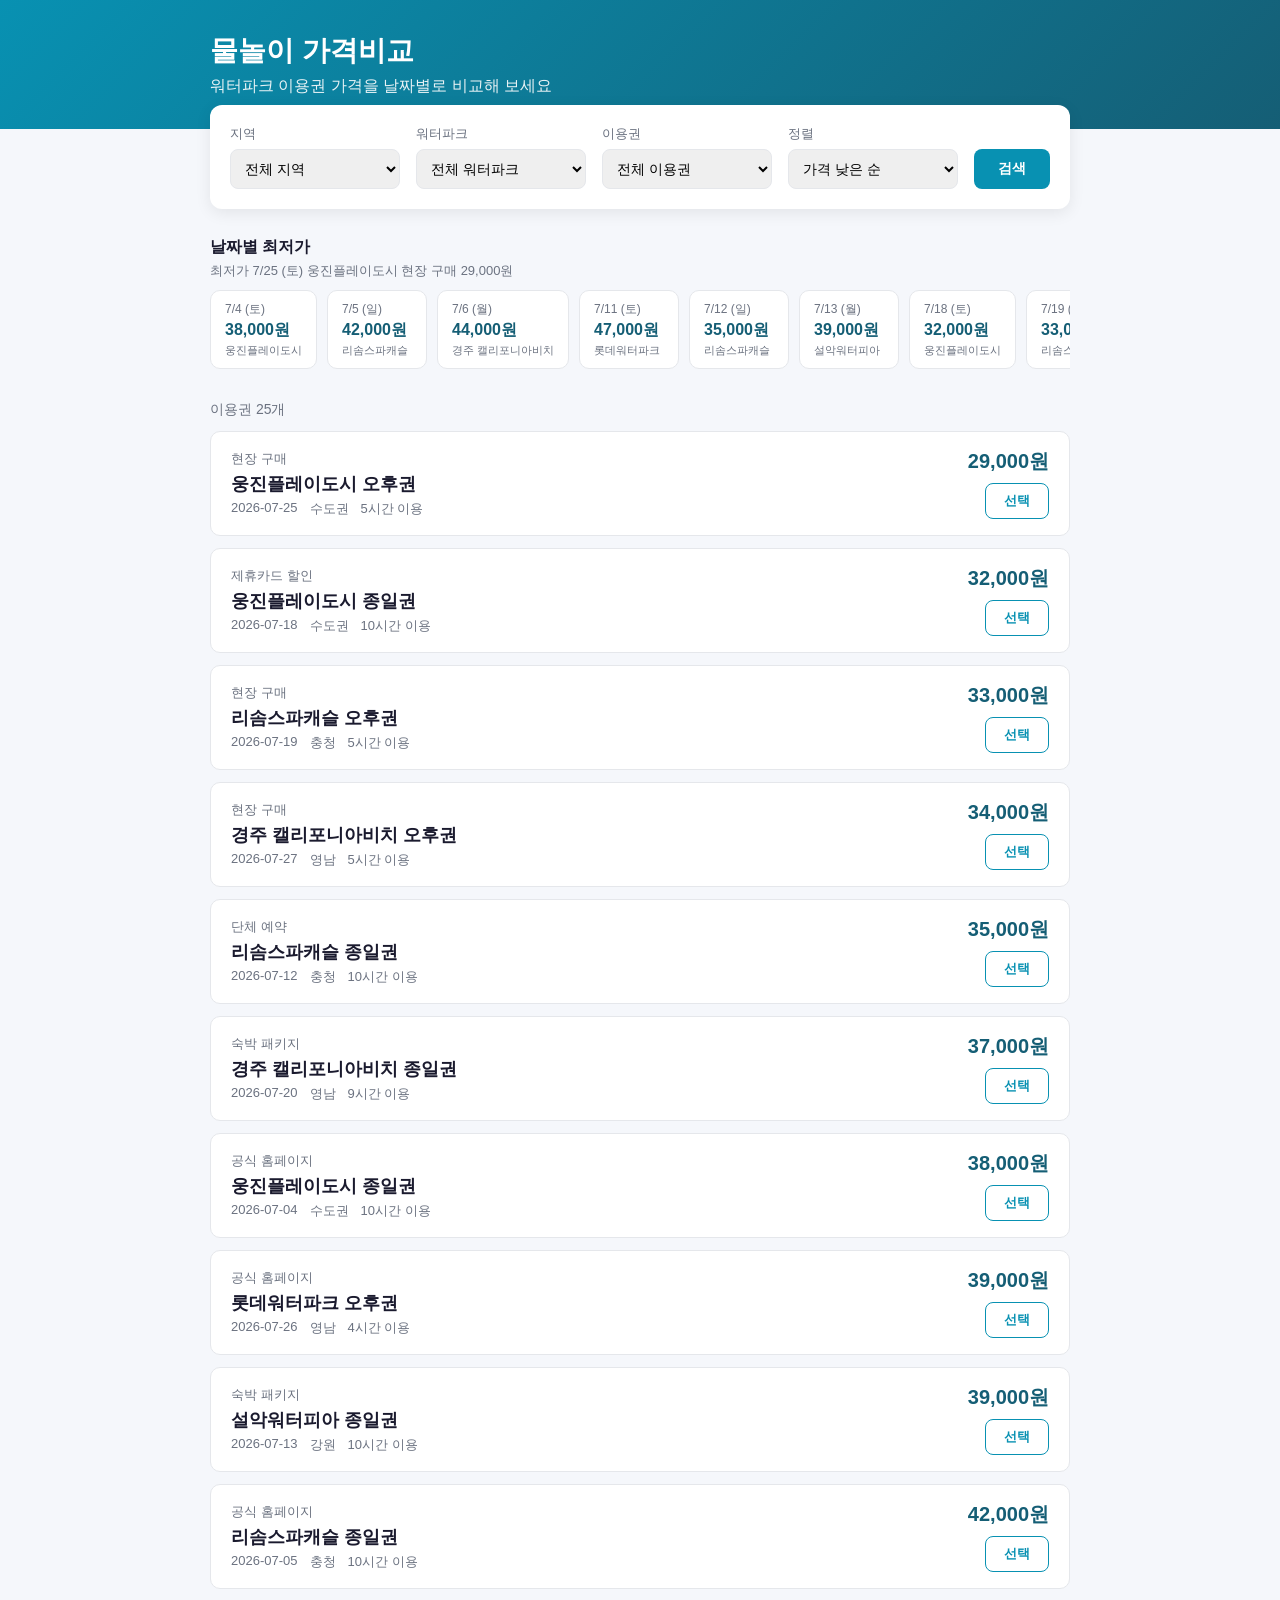
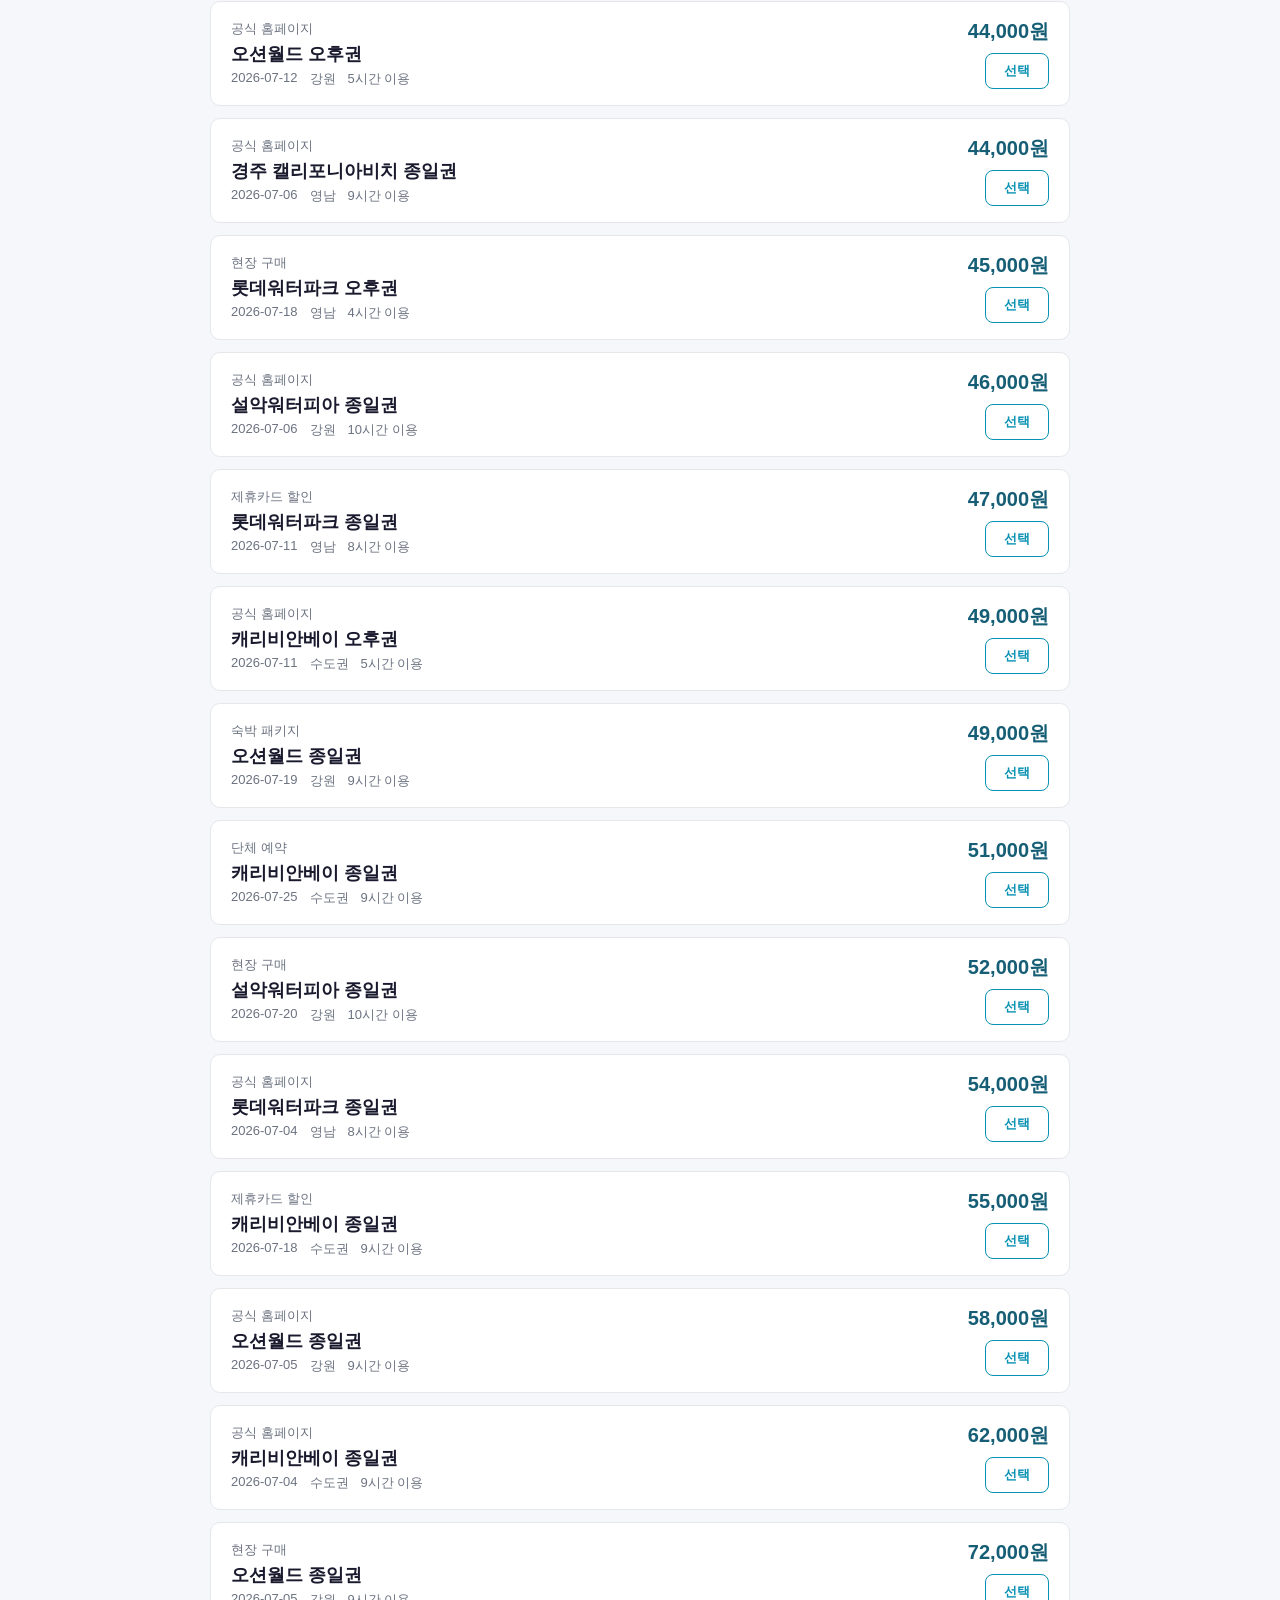
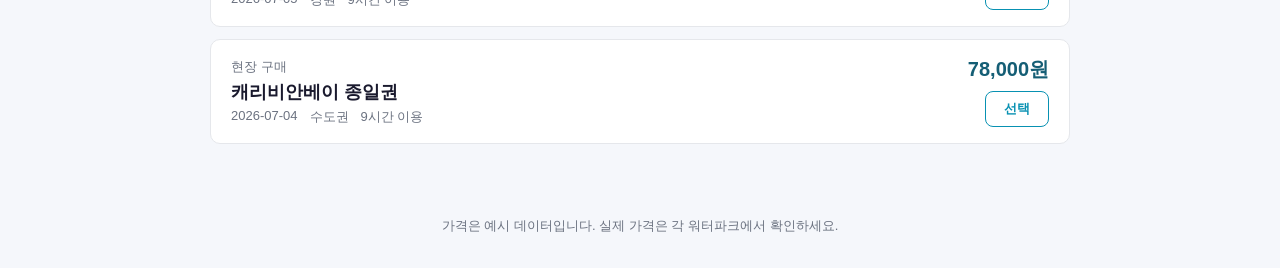
<file: index.html>
<!doctype html>
<html lang="ko">
<head>
<meta charset="UTF-8">
<meta name="viewport" content="width=device-width, initial-scale=1.0">
<title>물놀이 가격비교</title>
<link rel="stylesheet" href="style.css">
</head>
<body>
  <header class="site-header">
    <div class="wrap">
      <h1>물놀이 가격비교</h1>
      <p class="tagline">워터파크 이용권 가격을 날짜별로 비교해 보세요</p>
    </div>
  </header>

  <main class="wrap">
    <section class="search-panel">
      <div class="field">
        <label for="region">지역</label>
        <select id="region"></select>
      </div>
      <div class="field">
        <label for="park">워터파크</label>
        <select id="park"></select>
      </div>
      <div class="field">
        <label for="type">이용권</label>
        <select id="type"></select>
      </div>
      <div class="field">
        <label for="sort">정렬</label>
        <select id="sort">
          <option value="price-asc" selected>가격 낮은 순</option>
          <option value="price-desc">가격 높은 순</option>
          <option value="hours-desc">이용 시간 긴 순</option>
        </select>
      </div>
      <button id="searchBtn">검색</button>
    </section>

    <section class="calendar-panel">
      <h2>날짜별 최저가 <span id="calendarSubtitle" class="calendar-subtitle"></span></h2>
      <div id="priceCalendar" class="price-calendar"></div>
    </section>

    <section class="results">
      <div class="results-header">
        <span id="resultCount">이용권 0개</span>
      </div>
      <div id="ticketList" class="ticket-list"></div>
    </section>
  </main>

  <footer class="site-footer">
    <p>가격은 예시 데이터입니다. 실제 가격은 각 워터파크에서 확인하세요.</p>
  </footer>

  <script src="parks.js"></script>
  <script src="script.js"></script>
</body>
</html>
</file>
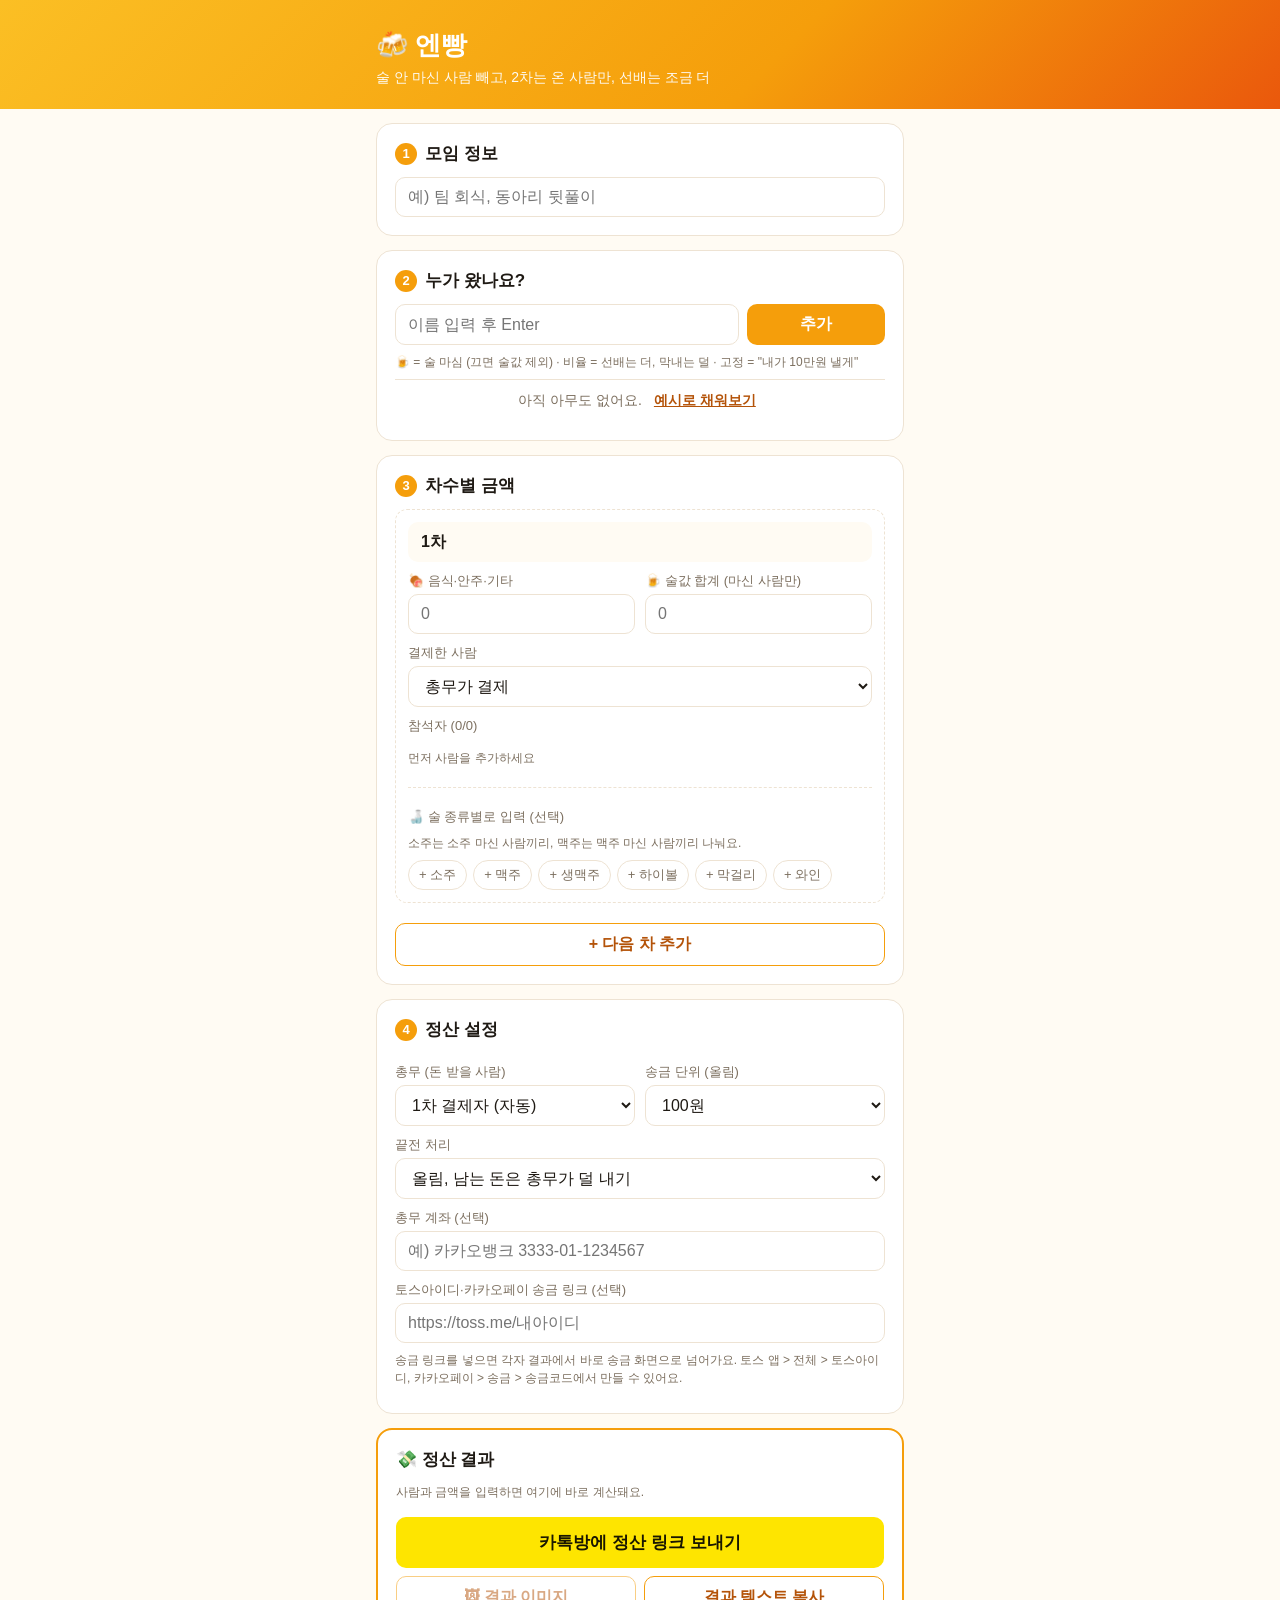
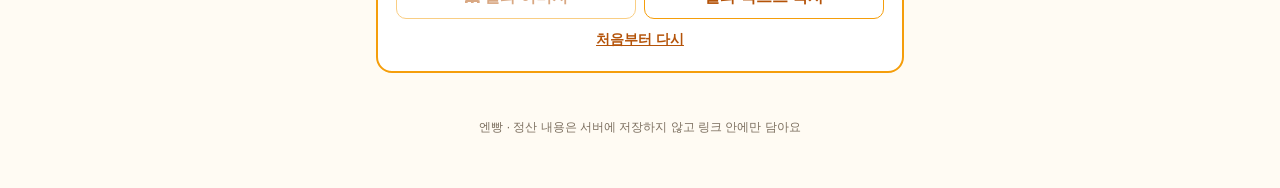
<file: dutch-pay/index.html>
<!doctype html>
<html lang="ko">
<head>
<meta charset="UTF-8">
<meta name="viewport" content="width=device-width, initial-scale=1.0">
<title>엔빵 - 술자리 N빵 계산기</title>
<meta name="description" content="술 안 마신 사람은 술값 빼고, 2차는 온 사람만, 선배는 조금 더. 복잡한 술자리 정산을 1분 만에 끝내고 카톡방에 바로 공유하세요.">
<!-- 카톡/SNS 링크 미리보기. 배포 후 og:url, og:image를 실제 주소로 바꾸세요 -->
<meta property="og:type" content="website">
<meta property="og:title" content="엔빵 - 술자리 N빵 계산기">
<meta property="og:description" content="술값 제외 · 차수별 정산 · 선배 가중치까지. 정산 결과를 카톡방에 공유하세요.">
<meta property="og:image" content="og-image.png">
<meta name="theme-color" content="#f59e0b">
<link rel="stylesheet" href="style.css">
</head>
<body>
  <header class="top">
    <div class="wrap">
      <h1>🍻 엔빵</h1>
      <p>술 안 마신 사람 빼고, 2차는 온 사람만, 선배는 조금 더</p>
    </div>
  </header>

  <main class="wrap">
    <!-- 공유 링크로 들어온 사람에게 보이는 배너 -->
    <section id="sharedBanner" class="card shared hidden">
      <strong id="sharedTitle"></strong>
      <p>친구가 보낸 정산이에요. 내 이름을 누르고, 송금한 뒤 '보냈어요'를 눌러주세요.</p>
      <div id="mePicker"></div>
      <div class="row">
        <button id="editShared" class="ghost">이 정산 수정하기</button>
        <button id="newCalc">나도 계산하기</button>
      </div>
    </section>

    <div id="editor">
      <section class="card">
        <h2><span class="step">1</span> 모임 정보</h2>
        <input id="title" type="text" maxlength="30" placeholder="예) 팀 회식, 동아리 뒷풀이">
      </section>

      <section class="card">
        <h2><span class="step">2</span> 누가 왔나요?</h2>
        <form id="addPersonForm" class="row">
          <input id="personName" type="text" maxlength="12" placeholder="이름 입력 후 Enter" autocomplete="off">
          <button type="submit">추가</button>
        </form>
        <p class="hint">🍺 = 술 마심 (끄면 술값 제외) · 비율 = 선배는 더, 막내는 덜 · 고정 = "내가 10만원 낼게"</p>
        <ul id="people" class="people"></ul>
      </section>

      <section class="card">
        <h2><span class="step">3</span> 차수별 금액</h2>
        <div id="rounds"></div>
        <button id="addRound" class="ghost wide">+ 다음 차 추가</button>
      </section>

      <section class="card">
        <h2><span class="step">4</span> 정산 설정</h2>
        <div class="grid2">
          <label>총무 (돈 받을 사람)
            <select id="treasurer"></select>
          </label>
          <label>송금 단위 (올림)
            <select id="unit">
              <option value="1">1원 (정확히)</option>
              <option value="10">10원</option>
              <option value="100" selected>100원</option>
              <option value="1000">1,000원</option>
            </select>
          </label>
        </div>
        <label>끝전 처리
          <select id="oddMode">
            <option value="treasurer">올림, 남는 돈은 총무가 덜 내기</option>
            <option value="roulette">🎯 룰렛으로 한 명에게 몰아주기</option>
          </select>
        </label>
        <label>총무 계좌 (선택)
          <input id="account" type="text" maxlength="40" placeholder="예) 카카오뱅크 3333-01-1234567">
        </label>
        <label>토스아이디·카카오페이 송금 링크 (선택)
          <input id="payLink" type="url" maxlength="80" placeholder="https://toss.me/내아이디">
        </label>
        <p class="hint" id="payLinkHint"></p>
        <p class="hint">송금 링크를 넣으면 각자 결과에서 바로 송금 화면으로 넘어가요. 토스 앱 &gt; 전체 &gt; 토스아이디, 카카오페이 &gt; 송금 &gt; 송금코드에서 만들 수 있어요.</p>
      </section>
    </div>

    <section class="card result" id="result">
      <h2>💸 정산 결과</h2>
      <div id="resultBody"></div>
      <div class="share">
        <button id="shareBtn" class="kakao">카톡방에 정산 링크 보내기</button>
        <div class="row">
          <button id="cardBtn" class="ghost">🖼 결과 이미지</button>
          <button id="copyText" class="ghost">결과 텍스트 복사</button>
        </div>
        <button id="resetBtn" class="text">처음부터 다시</button>
      </div>
    </section>

    <!-- 광고 자리: 애드센스 승인 후 코드를 넣으세요 -->
    <div class="ad-slot" id="adSlot"></div>
  </main>

  <footer class="foot">
    <p>엔빵 · 정산 내용은 서버에 저장하지 않고 링크 안에만 담아요</p>
  </footer>

  <div id="cardModal" class="modal" hidden>
    <div class="modal-box">
      <img id="cardImg" alt="정산 결과 이미지">
      <p class="hint">이미지를 길게 눌러 저장하거나 공유할 수 있어요.</p>
      <div class="row">
        <button id="cardShare" hidden>이미지 공유</button>
        <a id="cardSave" class="button">이미지 저장</a>
        <button id="cardClose" class="ghost">닫기</button>
      </div>
    </div>
  </div>

  <div id="roulette" class="modal" hidden>
    <div class="modal-box roulette-box">
      <p id="rouletteSub">끝전 몰아주기 룰렛</p>
      <div id="rouletteName" class="roulette-name" aria-live="polite"></div>
      <button id="rouletteDone" hidden>확인</button>
    </div>
  </div>

  <div id="toast" class="toast" role="status"></div>

  <script src="calc.js"></script>
  <script src="app.js"></script>
</body>
</html>
</file>
<file: style.css>
:root {
  --blue: #0891b2;
  --blue-dark: #155e75;
  --bg: #f5f7fb;
  --card: #ffffff;
  --text: #1a1a2e;
  --muted: #6b7280;
  --border: #e5e7eb;
}

* {
  box-sizing: border-box;
}

body {
  margin: 0;
  font-family: "Segoe UI", "Apple SD Gothic Neo", "Malgun Gothic", sans-serif;
  background: var(--bg);
  color: var(--text);
}

.wrap {
  max-width: 900px;
  margin: 0 auto;
  padding: 0 20px;
}

.site-header {
  background: linear-gradient(135deg, var(--blue), var(--blue-dark));
  color: white;
  padding: 32px 0;
}

.site-header h1 {
  margin: 0;
  font-size: 28px;
}

.tagline {
  margin: 6px 0 0;
  opacity: 0.9;
}

.search-panel {
  background: var(--card);
  margin-top: -24px;
  border-radius: 12px;
  box-shadow: 0 4px 16px rgba(0, 0, 0, 0.08);
  padding: 20px;
  display: flex;
  gap: 16px;
  flex-wrap: wrap;
  align-items: end;
}

.field {
  display: flex;
  flex-direction: column;
  gap: 6px;
  flex: 1;
  min-width: 140px;
}

.field label {
  font-size: 13px;
  color: var(--muted);
}

select {
  padding: 10px;
  border: 1px solid var(--border);
  border-radius: 8px;
  font-size: 14px;
}

#searchBtn {
  background: var(--blue);
  color: white;
  border: none;
  padding: 11px 24px;
  border-radius: 8px;
  font-size: 14px;
  font-weight: 600;
  cursor: pointer;
}

#searchBtn:hover {
  background: var(--blue-dark);
}

.calendar-panel {
  margin-top: 28px;
}

.calendar-panel h2 {
  font-size: 16px;
  margin: 0 0 4px;
}

.calendar-subtitle {
  font-size: 13px;
  font-weight: 400;
  color: var(--muted);
  display: block;
  margin-top: 4px;
}

.price-calendar {
  display: flex;
  gap: 10px;
  overflow-x: auto;
  padding-bottom: 8px;
  margin-top: 10px;
}

.date-chip {
  flex: 0 0 auto;
  display: flex;
  flex-direction: column;
  gap: 2px;
  background: var(--card);
  border: 1px solid var(--border);
  border-radius: 10px;
  padding: 10px 14px;
  cursor: pointer;
  min-width: 100px;
  text-align: left;
  font-family: inherit;
}

.date-chip:hover {
  border-color: var(--blue);
}

.date-chip.active {
  border-color: var(--blue);
  background: #ecfeff;
}

.date-chip.cheapest {
  border-color: #16a34a;
}

.date-chip.cheapest .date-chip-price {
  color: #16a34a;
}

.date-chip-date {
  font-size: 12px;
  color: var(--muted);
}

.date-chip-price {
  font-size: 16px;
  font-weight: 700;
  color: var(--blue-dark);
}

.date-chip-meta {
  font-size: 11px;
  color: var(--muted);
  white-space: nowrap;
}

.results {
  margin-top: 24px;
  padding-bottom: 40px;
}

.results-header {
  margin-bottom: 12px;
  color: var(--muted);
  font-size: 14px;
}

.ticket-list {
  display: flex;
  flex-direction: column;
  gap: 12px;
}

.ticket-card {
  background: var(--card);
  border: 1px solid var(--border);
  border-radius: 10px;
  padding: 16px 20px;
  display: flex;
  justify-content: space-between;
  align-items: center;
  gap: 16px;
  flex-wrap: wrap;
}

.seller {
  font-size: 13px;
  color: var(--muted);
}

.park-name {
  font-size: 18px;
  font-weight: 600;
  margin: 4px 0;
}

.meta {
  display: flex;
  gap: 12px;
  font-size: 13px;
  color: var(--muted);
}

.ticket-price {
  text-align: right;
}

.price {
  font-size: 20px;
  font-weight: 700;
  color: var(--blue-dark);
  margin-bottom: 8px;
}

.select-btn {
  background: white;
  border: 1px solid var(--blue);
  color: var(--blue);
  padding: 8px 18px;
  border-radius: 8px;
  cursor: pointer;
  font-weight: 600;
}

.select-btn:hover {
  background: var(--blue);
  color: white;
}

.empty {
  text-align: center;
  color: var(--muted);
  padding: 40px 0;
}

.site-footer {
  text-align: center;
  padding: 20px;
  color: var(--muted);
  font-size: 13px;
}
</file>
<file: dutch-pay/style.css>
:root {
  --accent: #f59e0b;
  --accent-dark: #b45309;
  --bg: #fffbf3;
  --card: #ffffff;
  --text: #1f1a14;
  --muted: #7c6f5f;
  --border: #eee3d3;
  --on: #fef3c7;
  --kakao: #fee500;
  --surface: #ffffff;
  --tag-bg: #f3efe8;
  --warn-bg: #fff1f0;
  --warn-fg: #b42318;
  --toast-bg: rgba(31, 26, 20, 0.92);
}

@media (prefers-color-scheme: dark) {
  :root:not([data-theme="light"]) {
    --accent-dark: #fbbf24;
    --bg: #17130e;
    --card: #221c15;
    --text: #f5ede2;
    --muted: #b3a593;
    --border: #3a3026;
    --on: #3d2e12;
    --surface: #2a231b;
    --tag-bg: #352c22;
    --warn-bg: #3b1714;
    --warn-fg: #ffb4a8;
    --toast-bg: rgba(245, 237, 226, 0.92);
    color-scheme: dark;
  }
}

:root[data-theme="dark"] {
  --accent-dark: #fbbf24;
  --bg: #17130e;
  --card: #221c15;
  --text: #f5ede2;
  --muted: #b3a593;
  --border: #3a3026;
  --on: #3d2e12;
  --surface: #2a231b;
  --tag-bg: #352c22;
  --warn-bg: #3b1714;
  --warn-fg: #ffb4a8;
  --toast-bg: rgba(245, 237, 226, 0.92);
  color-scheme: dark;
}

* {
  box-sizing: border-box;
}

[hidden] {
  display: none !important;
}

body {
  margin: 0;
  font-family: -apple-system, "Apple SD Gothic Neo", "Pretendard", "Malgun Gothic", sans-serif;
  background: var(--bg);
  color: var(--text);
  -webkit-text-size-adjust: 100%;
}

.wrap {
  max-width: 560px;
  margin: 0 auto;
  padding: 0 16px;
}

.hidden {
  display: none !important;
}

.top {
  background: linear-gradient(135deg, #fbbf24, #f59e0b 60%, #ea580c);
  color: #fff;
  padding: 28px 0 22px;
}

.top h1 {
  margin: 0;
  font-size: 26px;
}

.top p {
  margin: 6px 0 0;
  font-size: 14px;
  opacity: 0.95;
}

.card {
  background: var(--card);
  border: 1px solid var(--border);
  border-radius: 16px;
  padding: 18px;
  margin: 14px 0;
}

h2 {
  margin: 0 0 12px;
  font-size: 17px;
  display: flex;
  align-items: center;
  gap: 8px;
}

h3 {
  margin: 18px 0 8px;
  font-size: 15px;
}

.step {
  display: inline-grid;
  place-items: center;
  width: 22px;
  height: 22px;
  border-radius: 50%;
  background: var(--accent);
  color: #fff;
  font-size: 13px;
}

input,
select,
button {
  font: inherit;
  font-size: 16px; /* iOS 확대 방지 */
}

input,
select {
  width: 100%;
  padding: 10px 12px;
  border: 1px solid var(--border);
  border-radius: 10px;
  background: var(--surface);
  color: var(--text);
}

input:focus,
select:focus {
  outline: 2px solid var(--accent);
  border-color: transparent;
}

label {
  display: block;
  font-size: 13px;
  color: var(--muted);
  margin-top: 10px;
}

label input,
label select {
  margin-top: 4px;
}

button {
  border: 0;
  border-radius: 10px;
  padding: 10px 16px;
  background: var(--accent);
  color: #fff;
  font-weight: 600;
  cursor: pointer;
  white-space: nowrap;
}

button:active {
  transform: scale(0.98);
}

button.ghost {
  background: var(--surface);
  color: var(--accent-dark);
  border: 1px solid var(--accent);
}

button.text {
  background: none;
  color: var(--accent-dark);
  padding: 4px 6px;
  font-size: 14px;
  text-decoration: underline;
}

button.wide {
  width: 100%;
  margin-top: 10px;
}

.row {
  display: flex;
  gap: 8px;
}

.row > * {
  flex: 1;
}

.row > input {
  flex: 3;
}

.grid2 {
  display: grid;
  grid-template-columns: 1fr 1fr;
  gap: 0 10px;
}

.hint {
  font-size: 12px;
  color: var(--muted);
  margin: 8px 0;
  line-height: 1.5;
}

/* 사람 목록 */
.people {
  list-style: none;
  margin: 0;
  padding: 0;
}

.people li {
  display: flex;
  align-items: center;
  gap: 6px;
  padding: 8px 0;
  border-top: 1px solid var(--border);
}

.people li.empty {
  color: var(--muted);
  font-size: 14px;
  justify-content: center;
}

.people .name {
  flex: 1;
  min-width: 0;
  font-weight: 600;
  overflow: hidden;
  text-overflow: ellipsis;
  white-space: nowrap;
}

.people .weight {
  width: auto;
  max-width: 104px;
  padding: 6px 4px;
  font-size: 14px;
}

.people .fixed {
  width: 76px;
  padding: 6px 8px;
  font-size: 14px;
}

.remove {
  background: none;
  color: var(--muted);
  padding: 4px 6px;
}

.chip {
  background: var(--surface);
  color: var(--muted);
  border: 1px solid var(--border);
  border-radius: 999px;
  padding: 6px 12px;
  font-size: 14px;
  font-weight: 500;
}

.chip.on {
  background: var(--on);
  border-color: var(--accent);
  color: var(--accent-dark);
}

.chip.drink {
  padding: 4px 8px;
  filter: grayscale(1);
  opacity: 0.5;
}

.chip.drink.on {
  filter: none;
  opacity: 1;
}

/* 차수 */
.round {
  border: 1px dashed var(--border);
  border-radius: 12px;
  padding: 12px;
  margin-bottom: 10px;
}

.round-head {
  display: flex;
  gap: 6px;
}

.round-head .rname {
  font-weight: 700;
  border-color: transparent;
  background: var(--bg);
}

.attendees-label {
  display: flex;
  justify-content: space-between;
  align-items: center;
  font-size: 13px;
  color: var(--muted);
  margin-top: 10px;
}

.chips {
  display: flex;
  flex-wrap: wrap;
  gap: 6px;
  margin-top: 6px;
}

/* 잔 수 */
.glasses {
  margin-top: 12px;
  padding-top: 10px;
  border-top: 1px dashed var(--border);
}

.gtotal {
  color: var(--accent-dark);
}

.glass-row {
  display: flex;
  align-items: center;
  gap: 8px;
  padding: 4px 0;
}

.glass-row span {
  flex: 1;
  font-weight: 600;
}

.glass-row .count {
  width: 28px;
  text-align: center;
  font-size: 17px;
}

.step-btn {
  width: 36px;
  height: 36px;
  padding: 0;
  border-radius: 50%;
  background: var(--on);
  color: var(--accent-dark);
  font-size: 20px;
  line-height: 1;
}

.drink-stats {
  background: var(--on);
  border-radius: 10px;
  padding: 10px 12px;
  font-size: 14px;
  margin-bottom: 12px;
}

/* 결과 */
.result {
  border: 2px solid var(--accent);
}

.total {
  font-size: 15px;
  margin-bottom: 10px;
}

.total strong {
  font-size: 24px;
  color: var(--accent-dark);
}

.total span {
  display: block;
  font-size: 13px;
  color: var(--muted);
  margin-top: 2px;
}

.shares,
.transfers {
  list-style: none;
  margin: 0;
  padding: 0;
}

.shares li,
.transfers li {
  display: flex;
  justify-content: space-between;
  align-items: center;
  gap: 10px;
  padding: 10px 0;
  border-top: 1px solid var(--border);
}

.shares strong,
.transfers strong {
  white-space: nowrap;
}

.shares strong {
  font-size: 18px;
}

.shares .name {
  font-weight: 600;
  margin-right: 4px;
}

.detail {
  font-size: 12px;
  color: var(--muted);
  margin-top: 2px;
}

.tag {
  display: inline-block;
  font-size: 11px;
  padding: 1px 6px;
  border-radius: 6px;
  background: var(--tag-bg);
  color: var(--muted);
  margin-right: 3px;
  vertical-align: 1px;
}

.tag.boss {
  background: var(--accent);
  color: #fff;
}

.transfers li {
  background: var(--bg);
  border: 0;
  border-radius: 10px;
  padding: 10px 12px;
  margin-bottom: 6px;
}

.warn {
  font-size: 13px;
  background: var(--warn-bg);
  color: var(--warn-fg);
  padding: 8px 10px;
  border-radius: 8px;
}

.account {
  font-size: 14px;
  background: var(--bg);
  padding: 10px 12px;
  border-radius: 10px;
}

.share {
  display: grid;
  gap: 8px;
  margin-top: 16px;
}

button.kakao {
  background: var(--kakao);
  color: #191600;
  padding: 14px;
  font-size: 17px;
}

.shared {
  background: var(--on);
  border-color: var(--accent);
}

.shared p {
  font-size: 14px;
  margin: 6px 0 12px;
}

.ad-slot:empty {
  display: none;
}

.foot {
  text-align: center;
  font-size: 12px;
  color: var(--muted);
  padding: 20px 16px 40px;
}

.toast {
  position: fixed;
  left: 50%;
  bottom: 28px;
  transform: translate(-50%, 20px);
  background: var(--toast-bg);
  color: var(--bg);
  padding: 10px 18px;
  border-radius: 999px;
  font-size: 14px;
  opacity: 0;
  pointer-events: none;
  transition: 0.2s;
  max-width: calc(100% - 32px);
}

.toast.show {
  opacity: 1;
  transform: translate(-50%, 0);
}

@media (max-width: 380px) {
  .people .weight {
    max-width: 78px;
  }
  .people .fixed {
    width: 60px;
  }
}

.nowrap {
  white-space: nowrap;
}

/* 술 종류별 */
.drinks-box {
  margin-top: 12px;
  padding-top: 10px;
  border-top: 1px dashed var(--border);
}

.chip.preset {
  font-size: 13px;
  padding: 5px 10px;
}

.drink-item {
  background: var(--bg);
  border-radius: 12px;
  padding: 10px;
  margin-top: 10px;
}

.drink-head {
  display: flex;
  align-items: center;
  gap: 6px;
}

.drink-head .dname {
  flex: 1.2;
  min-width: 0;
  font-weight: 700;
  padding: 8px;
}

.drink-head .dprice {
  flex: 1;
  min-width: 0;
  padding: 8px;
}

.qty {
  display: flex;
  align-items: center;
  gap: 4px;
}

.qty .step-btn {
  width: 30px;
  height: 30px;
  font-size: 17px;
}

.qcount {
  min-width: 20px;
  text-align: center;
}

.dcost {
  margin: 6px 0 4px;
}

.glass-sub .gtotal {
  font-size: 13px;
  font-weight: 700;
}

.drink-kinds {
  margin-top: 4px;
}

/* 끝전 룰렛 */
.odd-box {
  display: flex;
  align-items: center;
  justify-content: space-between;
  gap: 8px;
  flex-wrap: wrap;
  font-size: 14px;
  background: var(--bg);
  border: 1px dashed var(--accent);
  border-radius: 10px;
  padding: 10px 12px;
  margin-bottom: 8px;
}

.tag.odd {
  background: var(--on);
  color: var(--accent-dark);
}

.roulette-box {
  text-align: center;
}

.roulette-name {
  font-size: 40px;
  font-weight: 800;
  margin: 18px 0 22px;
  min-height: 52px;
}

.roulette-name.win {
  color: var(--accent-dark);
  animation: pop 0.4s ease-out;
}

@keyframes pop {
  0% { transform: scale(0.7); }
  70% { transform: scale(1.15); }
  100% { transform: scale(1); }
}

/* 송금 체크 */
.transfer-head {
  display: flex;
  justify-content: space-between;
  align-items: baseline;
}

.progress-label {
  font-size: 13px;
  color: var(--muted);
}

.progress {
  height: 8px;
  border-radius: 999px;
  background: var(--tag-bg);
  overflow: hidden;
  margin-bottom: 10px;
}

.progress span {
  display: block;
  height: 100%;
  background: var(--accent);
  transition: width 0.3s;
}

.transfers li {
  flex-direction: column;
  align-items: stretch;
}

.t-main {
  display: flex;
  justify-content: space-between;
  gap: 10px;
}

.t-actions {
  display: flex;
  justify-content: flex-end;
  gap: 6px;
  flex-wrap: wrap;
  margin-top: 8px;
}

.transfers li.done .t-main {
  color: var(--muted);
  text-decoration: line-through;
}

.mini,
a.mini {
  font-size: 13px;
  padding: 6px 10px;
  border-radius: 8px;
  background: var(--surface);
  color: var(--accent-dark);
  border: 1px solid var(--border);
  text-decoration: none;
  font-weight: 600;
}

.mini.check.on {
  background: var(--accent);
  border-color: var(--accent);
  color: #fff;
}

a.mini.pay {
  background: #3182f6;
  border-color: #3182f6;
  color: #fff;
}

.account {
  display: flex;
  justify-content: space-between;
  align-items: center;
  gap: 8px;
}

/* 공유 링크로 들어온 사람 */
.me-q {
  font-weight: 700;
  margin: 10px 0 6px;
}

.me-card {
  background: var(--card);
  border-radius: 12px;
  padding: 12px;
  margin: 10px 0 12px;
}

.me-amount {
  font-size: 15px;
  margin-bottom: 8px;
}

.me-amount strong {
  font-size: 22px;
  color: var(--accent-dark);
}

/* 이미지/룰렛 모달 */
.modal {
  position: fixed;
  inset: 0;
  z-index: 20;
  display: grid;
  place-items: center;
  padding: 16px;
  background: rgba(0, 0, 0, 0.55);
}

.modal-box {
  background: var(--card);
  border-radius: 16px;
  padding: 16px;
  width: 100%;
  max-width: 420px;
  max-height: 100%;
  overflow: auto;
}

.modal-box img {
  width: 100%;
  border-radius: 10px;
  display: block;
}

a.button {
  display: inline-flex;
  align-items: center;
  justify-content: center;
  border-radius: 10px;
  padding: 10px 16px;
  background: var(--accent);
  color: #fff;
  font-weight: 600;
  text-decoration: none;
}

button:disabled {
  opacity: 0.5;
}

button:focus-visible,
a:focus-visible {
  outline: 3px solid var(--accent-dark);
  outline-offset: 2px;
}

@media (prefers-reduced-motion: reduce) {
  * {
    animation: none !important;
    transition: none !important;
  }
}
</file>
